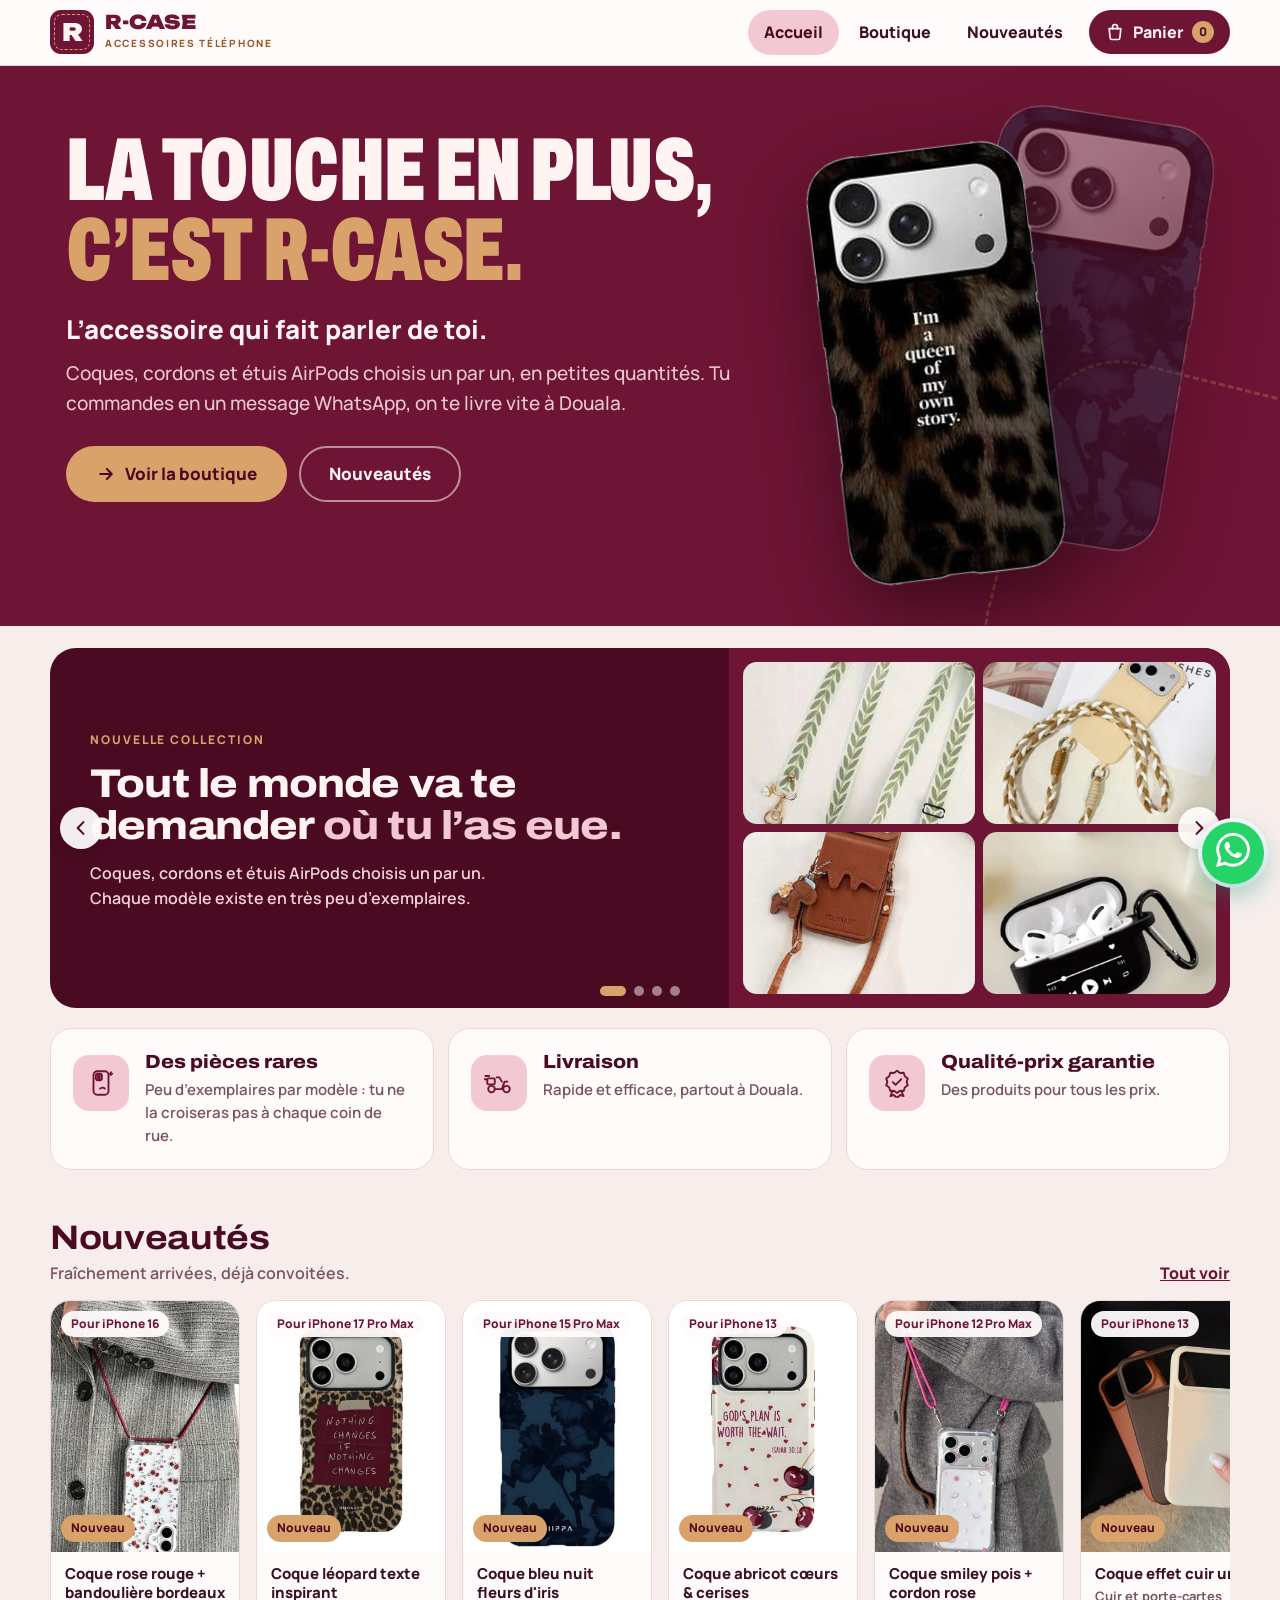
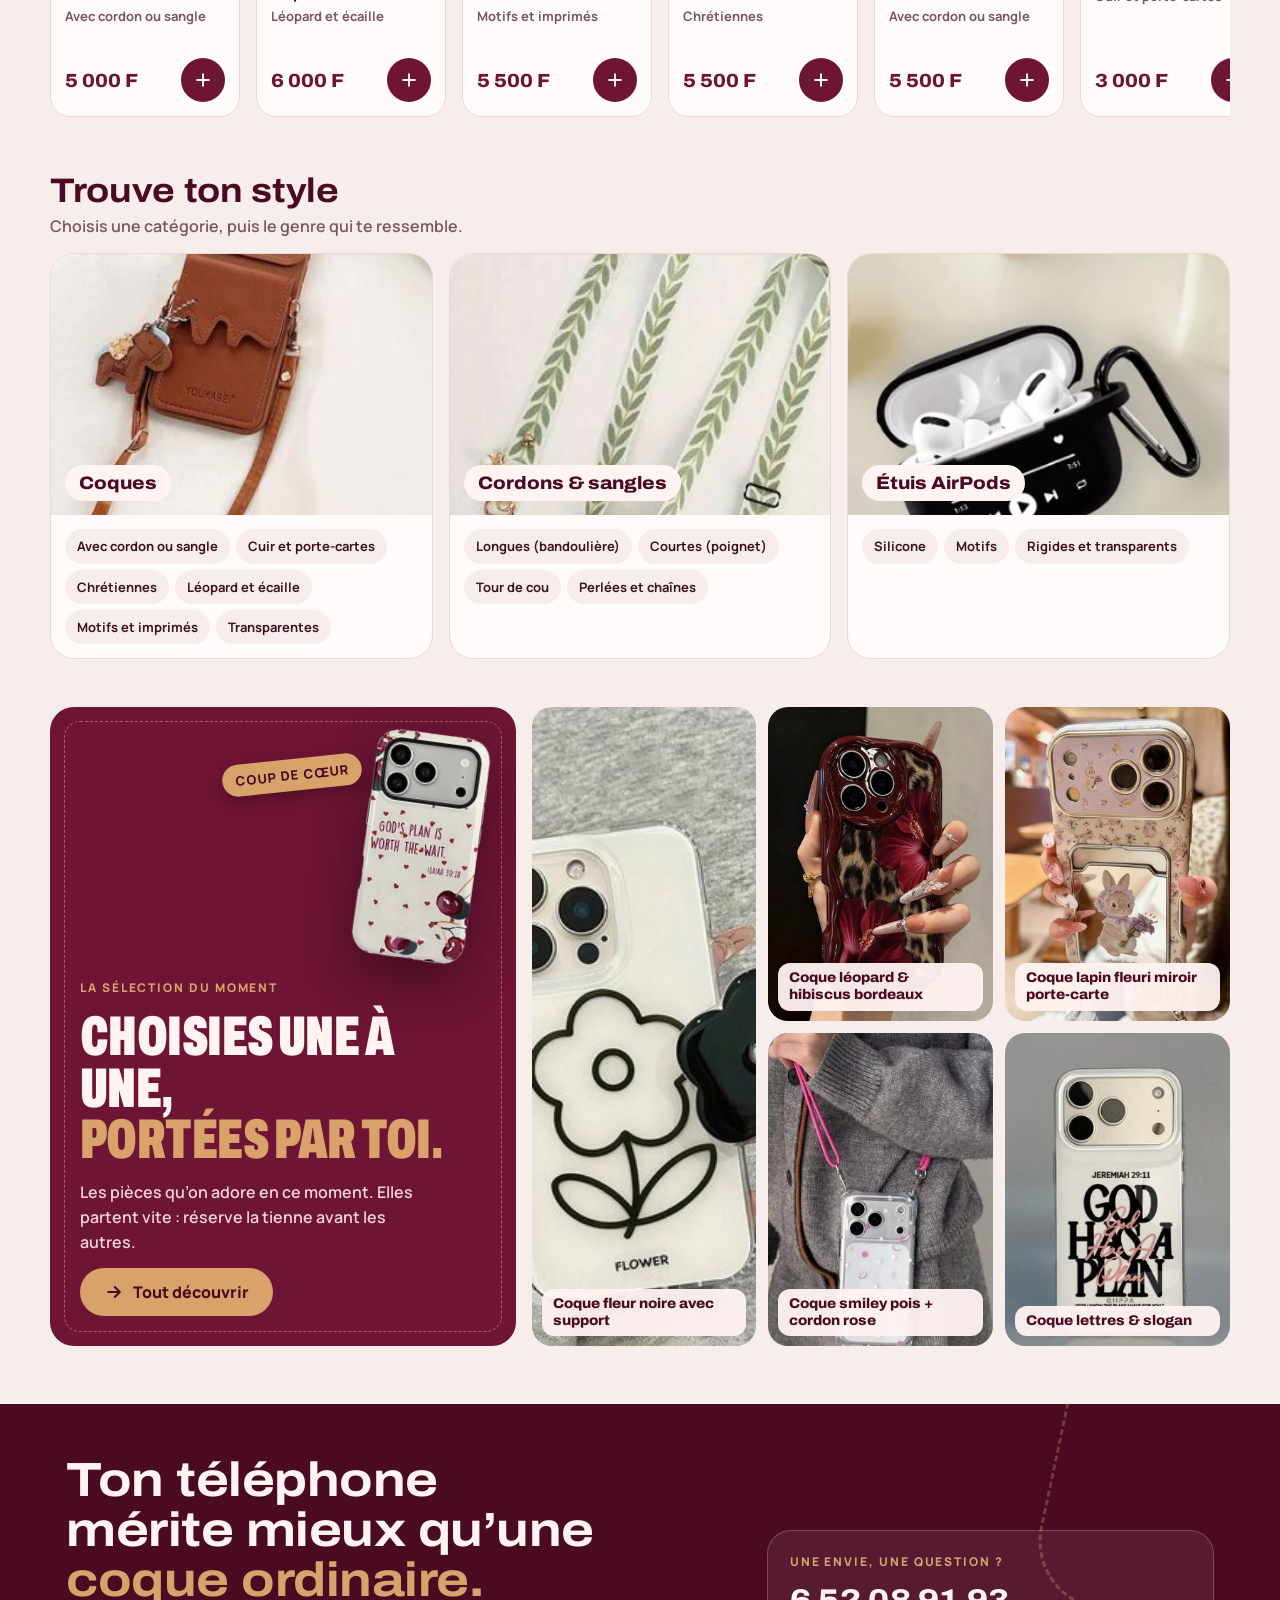
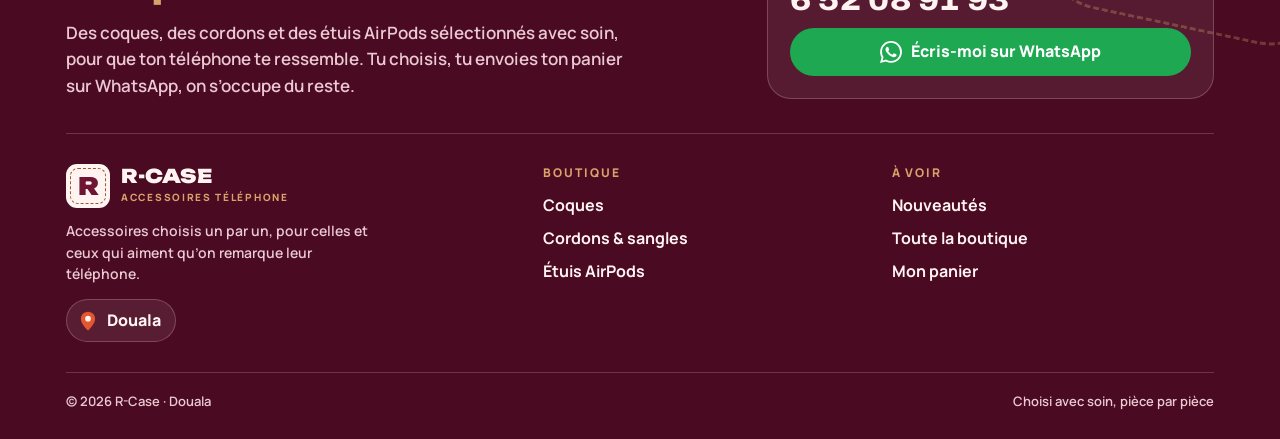
<file: index.html>
<!doctype html>
<html lang="fr">
<head>
<meta charset="utf-8">
<meta name="viewport" content="width=device-width,initial-scale=1,viewport-fit=cover">
<title>R-Case · Coques, cordons et étuis AirPods à Douala</title>
<meta name="description" content="R-Case : coques de téléphone, cordons et étuis AirPods choisis un par un. Commande en un message WhatsApp, livraison rapide à Douala.">
<meta name="theme-color" content="#4A0A22">
<meta property="og:title" content="R-Case · La touche en plus">
<meta property="og:description" content="Coques, cordons et étuis AirPods choisis un par un. Commande sur WhatsApp, livraison à Douala.">
<meta property="og:image" content="assets/img/rcase-partage.png">
<link rel="icon" type="image/png" href="assets/img/rcase-icone.png">
<link rel="apple-touch-icon" href="assets/img/rcase-icone.png">
<link rel="preconnect" href="https://fonts.googleapis.com">
<link rel="preconnect" href="https://fonts.gstatic.com" crossorigin>
<link rel="stylesheet" href="https://fonts.googleapis.com/css2?family=Archivo:wdth,wght@62..125,500..900&family=Unbounded:wght@800;900&family=Manrope:wght@500;600;700;800&display=swap">
<link rel="stylesheet" href="assets/css/site.css">
</head>
<body>
<header class="top g"><div class="w">
  <a class="brand" href="#accueil" aria-label="R-Case, accueil"><span class="tile"><b>R</b></span><span class="brand-t"><b>R-CASE</b><small>Accessoires téléphone</small></span></a>
  <nav class="links" id="navlinks" aria-label="Menu"></nav>
  <button class="burger" type="button" id="burger" aria-label="Ouvrir le menu" aria-expanded="false" aria-controls="mpane"><svg class="ico" viewBox="0 0 24 24" fill="none" stroke="currentColor" stroke-width="2.4" stroke-linecap="round" aria-hidden="true"><path d="M4 7h16M4 12h16M4 17h16"/></svg></button>
  <nav class="mpane" id="mpane" aria-label="Menu mobile" hidden></nav>
  <a class="cartbtn" href="#panier" aria-label="Mon panier"><svg class="ico" viewBox="0 0 24 24" fill="none" stroke="currentColor" stroke-width="2" stroke-linecap="round" stroke-linejoin="round" aria-hidden="true"><path d="M5 8h14l-1.2 11.2a2 2 0 0 1-2 1.8H8.2a2 2 0 0 1-2-1.8L5 8z"/><path d="M9 8V6a3 3 0 0 1 6 0v2"/></svg><span class="lbl">Panier</span><span class="n" id="cartn">0</span></a>
</div></header>
<main id="view"><section class="g"><div class="w"><p class="loading">Chargement de la boutique…</p></div></section></main>
<footer class="foot" id="foot"></footer>
<a class="wa-fab" id="wafab" href="https://wa.me/237652089193" target="_blank" rel="noopener" aria-label="Écrire à R-Case sur WhatsApp"><span class="lbl">Écris-moi sur WhatsApp</span><span id="wafabico"></span></a>
<dialog class="sheet" id="sheet" aria-label="Fiche article"></dialog>
<div class="toast" id="toast" role="status" hidden></div>
<script src="assets/js/config.js"></script>
<script src="assets/js/common.js"></script>
<script src="assets/js/site.js"></script>
</body>
</html>
</file>
<file: assets/css/site.css>
/* R-Case : feuille de style commune (site et espace propriétaire) */
:root{
  --poudre:#F7EEEC; --papier:#FFFBFA; --bordeaux:#6E1434; --profond:#4A0A22; --couture:#D9A26A; --caramel:#9A5A28; --rose:#F2C9D2; --creme:#FFF4F2;
  --encre:#3A1220; --douce:#7A5560; --filet:#EBD8D6; --ok:#1E6B47; --alerte:#A3381F;
  --wa:#25D366; --wa-btn:#1DA851; --wa-btn-h:#178F44;
  --titre:"Archivo","Helvetica Neue",Arial,sans-serif; --marque:"Unbounded","Arial Black",sans-serif; --texte:"Manrope","Helvetica Neue",Arial,sans-serif;
  color-scheme:light;
}
*{box-sizing:border-box}
[hidden]{display:none!important}
html{-webkit-text-size-adjust:100%}
body{margin:0;background:var(--poudre);color:var(--encre);font:16px/1.55 var(--texte);-webkit-font-smoothing:antialiased;overflow-x:hidden;padding-top:env(safe-area-inset-top,0px)}
a{color:inherit}
img{max-width:100%}
button,input,select,textarea{font:inherit;color:inherit}
h1,h2,h3{font-family:var(--titre);font-stretch:112%;letter-spacing:-.01em}
.g{padding-left:max(16px,env(safe-area-inset-left,0px));padding-right:max(16px,env(safe-area-inset-right,0px))}
.w{max-width:1180px;margin:0 auto}
.btn{display:inline-flex;align-items:center;justify-content:center;gap:9px;min-height:48px;padding:0 22px;border-radius:999px;background:transparent;font:800 16px/1.1 var(--texte);text-decoration:none;cursor:pointer;border:2px solid transparent;white-space:nowrap}
.btn-b{background:var(--bordeaux);color:var(--creme)}
.btn-b:hover{background:var(--profond)}
.btn-o{color:var(--bordeaux);border-color:var(--bordeaux)}
.btn-o:hover{background:var(--creme)}
.btn-c{background:var(--creme);color:var(--profond)}
.btn-gold{background:var(--couture);color:var(--profond)}
.btn-gold:hover{background:#E5B07B}
.btn-line{color:var(--creme);border-color:rgba(255,244,242,.55)}
.btn-line:hover{border-color:var(--creme)}
.btn-wa{background:var(--wa-btn);color:#fff}
.btn-wa:hover{background:var(--wa-btn-h)}
.btn-wa svg{width:22px;height:22px;fill:#fff}
.btn-s{min-height:40px;padding:0 15px;font-size:14px}
.btn[disabled]{opacity:.45;cursor:not-allowed}
:focus-visible{outline:3px solid var(--caramel);outline-offset:2px}
.ico{width:20px;height:20px;flex:none}
.hint{color:var(--douce);font-size:13px;font-weight:600;margin:0}
.toast{position:fixed;left:50%;bottom:calc(92px + env(safe-area-inset-bottom,0px));transform:translateX(-50%);z-index:60;background:var(--profond);color:var(--creme);padding:12px 18px;border-radius:999px;font-weight:700;box-shadow:0 8px 24px rgba(58,18,32,.3);max-width:calc(100vw - 32px)}
.toast a{color:var(--couture);font-weight:800;margin-left:8px}

/* En-tête */
header.top{position:sticky;top:0;z-index:30;background:var(--papier);border-bottom:1px solid var(--filet)}
.top .w{display:flex;align-items:center;gap:10px;padding-block:10px}
.brand{display:flex;align-items:center;gap:11px;text-decoration:none;margin-right:auto;min-width:0}
.tile{width:44px;height:44px;border-radius:11px;background:var(--bordeaux);position:relative;display:flex;align-items:center;justify-content:center;flex:none}
.tile::before{content:"";position:absolute;inset:4px;border:1.5px dashed var(--couture);border-radius:8px}
.tile b{font:900 24px/1 var(--marque);color:var(--creme)}
.brand-t b{display:block;font:900 19px/1 var(--marque);color:var(--bordeaux)}
.brand-t small{display:block;margin-top:4px;font-size:10px;font-weight:800;letter-spacing:.17em;text-transform:uppercase;color:var(--caramel)}
nav.links{display:flex;gap:4px}
nav.links a{padding:10px 16px;border-radius:999px;text-decoration:none;font-weight:800}
nav.links a:hover{background:var(--poudre)}
nav.links a[aria-current="page"]{background:var(--rose);color:var(--profond)}
.burger{display:none;width:44px;height:44px;border-radius:999px;border:1.5px solid var(--filet);background:var(--papier);align-items:center;justify-content:center;cursor:pointer}
.mpane{position:absolute;left:12px;right:12px;top:calc(100% + 8px);background:var(--papier);border:1px solid var(--filet);border-radius:20px;box-shadow:0 18px 50px rgba(58,18,32,.18);padding:10px;display:flex;flex-direction:column;z-index:31}
.mpane a{padding:14px 16px;border-radius:14px;text-decoration:none;font:800 18px var(--titre);font-stretch:110%;color:var(--profond)}
.mpane a[aria-current="page"]{background:var(--rose)}
.cartbtn{position:relative;display:inline-flex;align-items:center;gap:8px;min-height:44px;padding:0 16px;border-radius:999px;background:var(--bordeaux);color:var(--creme);font-weight:800;text-decoration:none}
.cartbtn .n{min-width:22px;height:22px;border-radius:999px;background:var(--couture);color:var(--profond);font-size:12px;display:inline-flex;align-items:center;justify-content:center;padding:0 6px}
@media (max-width:720px){nav.links{display:none}.burger{display:inline-flex}.top .w{position:relative}.cartbtn .lbl{display:none}}
@media (max-width:420px){.brand-t small{display:none}}

/* Intro (au-dessus du carrousel) */
.intro{background:var(--profond);color:var(--creme);position:relative;overflow:hidden}
.intro::after{content:"";position:absolute;right:-90px;bottom:-120px;width:360px;height:360px;border-radius:90px;border:3px dashed rgba(217,162,106,.28);transform:rotate(14deg);pointer-events:none}
.intro .w{padding-block:clamp(36px,6vw,64px) clamp(34px,5vw,56px);position:relative;z-index:1}
.intro h1{margin:0;font:900 clamp(46px,9vw,108px)/.9 var(--titre);font-stretch:62%;text-transform:uppercase;letter-spacing:-.005em;text-wrap:balance}
.intro h1 span{display:block;color:var(--couture)}
.intro .lead{margin:22px 0 0;font:800 clamp(19px,2.6vw,26px)/1.25 var(--texte);color:var(--creme)}
.intro p{margin:12px 0 0;max-width:56ch;color:#EBC9D2;font-weight:500;font-size:clamp(16px,2vw,19px);line-height:1.6}
.intro .acts{display:flex;gap:12px;flex-wrap:wrap;margin-top:28px}
.intro .btn{min-height:56px;padding:0 28px;font-size:17px}

/* Carrousel */
.hero{padding-block:22px 6px}
.slides{position:relative;border-radius:26px;overflow:hidden;background:var(--profond)}
.track{display:flex;overflow-x:auto;scroll-snap-type:x mandatory;scrollbar-width:none}
.track::-webkit-scrollbar{display:none}
.slide{flex:0 0 100%;scroll-snap-align:start;height:360px;display:grid;grid-template-columns:1.15fr .85fr;align-items:stretch}
.slide .txt{padding:32px 40px 46px;display:flex;flex-direction:column;justify-content:center;gap:14px;color:var(--creme);min-width:0}
.kick{font-size:12px;font-weight:800;letter-spacing:.16em;text-transform:uppercase;color:var(--couture)}
.slide h2{margin:0;font:800 clamp(26px,3.4vw,40px)/1.05 var(--titre);font-stretch:115%;letter-spacing:-.02em;text-wrap:balance}
.slide h2 em{font-style:normal;color:var(--rose)}
.slide p{margin:0;font-size:16px;font-weight:600;color:#F3D3DB;max-width:42ch}
.slide .pic{position:relative;background:var(--bordeaux);overflow:hidden}
.mosaic{display:grid;grid-template-columns:repeat(2,minmax(0,1fr));grid-template-rows:repeat(2,minmax(0,1fr));gap:8px;padding:14px;height:100%}
.mosaic img{width:100%;height:100%;object-fit:cover;border-radius:14px;display:block;min-height:0}
.slide.show{display:flex;gap:12px;padding:14px 14px 40px;background:var(--profond)}
.shot{position:relative;flex:1 1 0;min-width:0;border-radius:18px;overflow:hidden;background:#fff;text-decoration:none;display:block}
.shot img{width:100%;height:100%;object-fit:cover;display:block;transition:transform .5s ease}
.shot:hover img{transform:scale(1.04)}
.shot .lab{position:absolute;left:10px;right:10px;bottom:10px;background:var(--creme);color:var(--profond);border-radius:12px;padding:8px 12px;font:800 15px/1.2 var(--titre);font-stretch:108%;box-shadow:0 6px 18px rgba(58,18,32,.18)}
.shot .lab small{display:block;font:700 11px var(--texte);color:var(--caramel);letter-spacing:.06em;text-transform:uppercase;margin-bottom:2px}
@media (max-width:760px){
  .slide{grid-template-columns:1fr;height:auto}
  .slide .txt{padding:18px 20px 42px;order:2}
  .slide .pic{order:1;height:150px}
  .mosaic{grid-template-columns:repeat(4,minmax(0,1fr));grid-template-rows:1fr;gap:6px;padding:10px}
  .slide.show{height:400px}
  .slide.show .shot:nth-child(n+2){display:none}
}
@media (min-width:761px) and (max-width:1000px){.slide.show .shot:nth-child(n+3){display:none}}
.dots{position:absolute;left:0;right:0;bottom:12px;display:flex;justify-content:center;gap:8px}
.dots button{width:10px;height:10px;border-radius:999px;border:0;background:rgba(255,244,242,.5);cursor:pointer;padding:0;transition:width .25s}
.dots button[aria-current="true"]{background:var(--couture);width:26px}
.arrow{position:absolute;top:50%;transform:translateY(-50%);width:42px;height:42px;border-radius:999px;border:0;background:rgba(255,251,250,.94);color:var(--profond);cursor:pointer;display:flex;align-items:center;justify-content:center;box-shadow:0 4px 14px rgba(0,0,0,.15)}
.arrow.prev{left:10px}.arrow.next{right:10px}
@media (max-width:760px){.arrow{display:none}}

/* Atouts */
.perks{display:grid;grid-template-columns:repeat(3,minmax(0,1fr));gap:14px;padding-block:20px}
.perk{background:var(--papier);border:1px solid var(--filet);border-radius:22px;padding:22px;display:flex;gap:16px;align-items:flex-start;transition:transform .25s ease, box-shadow .25s ease}
.perk:hover{transform:translateY(-3px);box-shadow:0 12px 28px rgba(58,18,32,.10)}
.perk .ic{width:56px;height:56px;border-radius:16px;background:var(--rose);display:flex;align-items:center;justify-content:center;flex:none;color:var(--bordeaux)}
.perk .ic svg{width:30px;height:30px}
.perk b{display:block;font:800 19px/1.2 var(--titre);font-stretch:110%;color:var(--profond)}
.perk span{display:block;margin-top:4px;color:var(--douce);font-weight:600;font-size:15px}
@media (max-width:860px){.perks{grid-template-columns:1fr}}
@media (prefers-reduced-motion:reduce){.perk,.shot img,.dots button,.card .ph img{transition:none}}

/* Sections */
section.blk{padding-block:24px}
.blk-h{display:flex;align-items:flex-end;justify-content:space-between;gap:12px;margin-bottom:14px;flex-wrap:wrap}
.blk-h h2{margin:0;font-size:clamp(24px,3.2vw,34px);line-height:1.08;color:var(--profond)}
.blk-h p{margin:4px 0 0;color:var(--douce);font-weight:600}
.blk-h a{font-weight:800;color:var(--bordeaux)}
.rail{display:grid;grid-auto-flow:column;grid-auto-columns:minmax(190px,230px);gap:16px;overflow-x:auto;scroll-snap-type:x mandatory;padding-bottom:8px}
.rail>*{scroll-snap-align:start}
.cats{display:grid;grid-template-columns:repeat(3,minmax(0,1fr));gap:16px}
@media (max-width:760px){.cats{grid-template-columns:1fr}}
.catc{background:var(--papier);border:1px solid var(--filet);border-radius:24px;overflow:hidden;display:flex;flex-direction:column;min-width:0}
.catc .im{position:relative;display:block;aspect-ratio:16/11;overflow:hidden;background:var(--bordeaux)}
.catc .im img{width:100%;height:100%;object-fit:cover;display:block;transition:transform .5s}
.catc .im:hover img{transform:scale(1.04)}
.catc .im span{position:absolute;left:14px;bottom:14px;background:var(--creme);color:var(--profond);padding:8px 14px;border-radius:999px;font:800 18px var(--titre);font-stretch:112%}
.catc .subs{display:flex;flex-wrap:wrap;gap:6px;padding:14px}
.subchip{padding:7px 12px;border-radius:999px;background:var(--poudre);text-decoration:none;font-weight:700;font-size:13px}
.subchip:hover{background:var(--rose)}
/* Sélection du moment */
.edito{display:grid;grid-template-columns:1fr 1.5fr;gap:16px;align-items:stretch}
.edito .txtb{background:var(--bordeaux);color:var(--creme);border-radius:24px;padding:30px;display:flex;flex-direction:column;justify-content:flex-end;gap:14px;position:relative;overflow:hidden;min-width:0}
.edito .txtb::before{content:"";position:absolute;inset:14px;border:1.5px dashed rgba(217,162,106,.55);border-radius:16px;pointer-events:none}
.edito .txtb h2{margin:0;font:900 clamp(34px,4.6vw,56px)/.92 var(--titre);font-stretch:62%;text-transform:uppercase}
.edito .txtb h2 span{color:var(--couture);display:block}
.edito .txtb p{margin:0;color:#F3D3DB;font-weight:600;max-width:34ch;position:relative}
.edito .txtb .btn{align-self:flex-start;position:relative}
.wall{display:grid;grid-template-columns:repeat(3,minmax(0,1fr));grid-template-rows:repeat(2,minmax(0,1fr));gap:12px;min-height:440px}
.wall a{position:relative;border-radius:20px;overflow:hidden;background:#fff;display:block;min-height:0}
.wall a:first-child{grid-row:span 2}
.wall img{width:100%;height:100%;object-fit:cover;display:block;transition:transform .5s}
.wall a:hover img{transform:scale(1.04)}
.wall span{position:absolute;left:10px;bottom:10px;right:10px;background:rgba(255,244,242,.95);color:var(--profond);border-radius:12px;padding:7px 11px;font:800 14px/1.2 var(--titre);font-stretch:106%}
@media (max-width:860px){.edito{grid-template-columns:1fr}.wall{min-height:0;grid-template-rows:none;grid-auto-rows:180px}.wall a:first-child{grid-row:span 2}}
@media (max-width:480px){.wall{grid-template-columns:repeat(2,minmax(0,1fr));grid-auto-rows:170px}.wall a:nth-child(n+6){display:none}}

/* Boutique */
.shop-h{padding-block:30px 6px}
.shop-h h1{margin:0;font:900 clamp(44px,7vw,80px)/.9 var(--titre);font-stretch:62%;text-transform:uppercase;color:var(--profond)}
.shop-h p{margin:14px 0 0;color:var(--douce);font-weight:600;font-size:clamp(16px,2vw,19px);max-width:60ch}
.tools{position:sticky;top:65px;z-index:20;background:var(--poudre);padding-block:12px;display:flex;flex-wrap:wrap;gap:10px;align-items:center}
.filters{display:flex;gap:8px;flex-wrap:wrap;align-items:center;flex:1 1 auto}
.fbtn{display:inline-flex;align-items:center;gap:6px;min-height:42px;padding:0 15px;border-radius:999px;border:1.5px solid var(--filet);background:var(--papier);font:800 14px var(--texte);cursor:pointer;white-space:nowrap}
.fbtn[aria-pressed="true"],.fbtn.on{background:var(--bordeaux);border-color:var(--bordeaux);color:var(--creme)}
.fbtn .chev{width:16px;height:16px;transition:transform .2s}
.fbtn[aria-expanded="true"] .chev{transform:rotate(180deg)}
.dd{position:relative}
.ddm{position:absolute;left:0;top:calc(100% + 6px);min-width:230px;background:var(--papier);border:1px solid var(--filet);border-radius:16px;box-shadow:0 14px 40px rgba(58,18,32,.16);padding:6px;z-index:25;display:flex;flex-direction:column}
.ddm button{text-align:left;border:0;background:none;padding:10px 12px;border-radius:10px;font-weight:700;cursor:pointer}
.ddm button:hover,.ddm button[aria-current="true"]{background:var(--rose);color:var(--profond)}
.ddm button:first-child{font-weight:800}
.field{min-height:44px;border-radius:999px;border:1.5px solid var(--filet);background:var(--papier);padding:0 16px;font-weight:600;width:100%}
.search{flex:0 1 280px}
@media (max-width:720px){.search{flex:1 1 100%}.filters{flex-wrap:nowrap;overflow-x:auto;scrollbar-width:none;padding-bottom:2px}.filters::-webkit-scrollbar{display:none}.dd{position:static}.ddm{left:16px;right:16px;top:auto;margin-top:6px}}
.active-f{font-weight:700;color:var(--douce);font-size:14px;width:100%}
.active-f b{color:var(--profond)}
.grid{display:grid;grid-template-columns:repeat(auto-fill,minmax(min(100%,220px),1fr));gap:18px;padding-block:6px 36px}
@media (max-width:520px){.grid{grid-template-columns:repeat(2,minmax(0,1fr));gap:12px}}
.card{background:var(--papier);border-radius:20px;overflow:hidden;display:flex;flex-direction:column;border:1px solid var(--filet);min-width:0}
.card .ph{position:relative;aspect-ratio:3/4;background:#fff;display:block;max-width:100%;overflow:hidden}
.card .ph img{width:100%;height:100%;object-fit:cover;display:block;transition:transform .5s}
.card .ph:hover img{transform:scale(1.04)}
.tag{position:absolute;top:10px;left:10px;background:rgba(255,251,250,.95);color:var(--bordeaux);font-weight:800;font-size:12px;padding:4px 10px;border-radius:999px;max-width:calc(100% - 20px);overflow:hidden;text-overflow:ellipsis;white-space:nowrap}
.flag{position:absolute;bottom:10px;left:10px;font-weight:800;font-size:12px;padding:4px 10px;border-radius:999px}
.flag.new{background:var(--couture);color:var(--profond)}
.flag.few{background:var(--bordeaux);color:var(--creme)}
.flag.res{background:var(--profond);color:var(--rose)}
.flag.promo{background:var(--alerte);color:#fff}
.card.out .ph img{filter:grayscale(1) opacity(.55)}
.card.out .ph::after{content:"Vendu";position:absolute;left:0;right:0;top:44%;text-align:center;font:900 22px var(--marque);color:var(--profond);letter-spacing:.06em;text-transform:uppercase}
.card .bd{padding:12px 14px 14px;display:flex;flex-direction:column;gap:3px;flex:1;min-width:0}
.card .nm{font-weight:800;font-size:15px;line-height:1.3;text-decoration:none}
.card .md{font-size:13px;font-weight:700;color:var(--douce)}
.card .row{margin-top:auto;padding-top:10px;display:flex;align-items:center;justify-content:space-between;gap:8px}
.price{font:800 19px var(--titre);font-stretch:108%;color:var(--bordeaux);font-variant-numeric:tabular-nums;white-space:nowrap}
.price s{display:block;font:600 13px var(--texte);color:var(--douce)}
.price.promo{color:var(--alerte)}
.card.out .price{color:var(--douce);text-decoration:line-through}
.add{width:44px;height:44px;border-radius:999px;border:0;background:var(--bordeaux);color:var(--creme);cursor:pointer;display:inline-flex;align-items:center;justify-content:center;flex:none}
.add:hover{background:var(--profond)}
.add.done,.add.in{background:var(--ok)}
.add.in:hover{background:var(--ok)}
.qty button.max{opacity:.3;cursor:not-allowed}
.uniq{display:inline-flex;align-items:center;height:34px;padding:0 14px;border-radius:999px;background:var(--rose-pale,#F7E3E8);color:var(--bordeaux);font-weight:800;font-size:13px}
.empty{grid-column:1/-1;text-align:center;padding:48px 16px;color:var(--douce);font-weight:700}
.loading{grid-column:1/-1;text-align:center;padding:60px 16px;color:var(--douce);font-weight:700}

/* Fiche article */
dialog.sheet{border:0;padding:0;border-radius:26px;max-width:min(920px,calc(100vw - 24px));width:100%;background:var(--papier);color:var(--encre);max-height:calc(100vh - 24px)}
dialog.sheet::backdrop{background:rgba(58,18,32,.55)}
.sheet-in{display:grid;grid-template-columns:1fr 1fr}
.sheet-in .big{background:#fff;max-width:100%}
.sheet-in .big img{width:100%;height:100%;object-fit:cover;display:block;aspect-ratio:3/4}
.sheet-in .info{padding:28px;display:flex;flex-direction:column;gap:14px;min-width:0}
.sheet-in h2{margin:0;font-size:28px;line-height:1.1;color:var(--profond)}
.sheet-in .md{font-weight:800;color:var(--caramel)}
.sheet-in .price{font-size:30px}
.qty{display:inline-flex;align-items:center;border:1.5px solid var(--filet);border-radius:999px;background:#fff}
.qty button{width:42px;height:42px;border:0;background:none;font:800 20px var(--titre);cursor:pointer;color:var(--bordeaux)}
.qty span{min-width:32px;text-align:center;font-weight:800}
.x{position:absolute;top:12px;right:12px;width:44px;height:44px;border-radius:999px;border:0;background:var(--papier);color:var(--profond);cursor:pointer;font:800 22px var(--titre);box-shadow:0 2px 10px rgba(58,18,32,.15);z-index:2}
@media (max-width:720px){.sheet-in{grid-template-columns:1fr}.sheet-in .big img{aspect-ratio:1}.sheet-in .info{padding:20px}}

/* Panier */
.cart{display:grid;grid-template-columns:1.4fr 1fr;gap:22px;padding-block:28px 40px;align-items:start}
@media (max-width:860px){.cart{grid-template-columns:1fr}}
.panel{background:var(--papier);border:1px solid var(--filet);border-radius:22px;padding:20px;min-width:0}
.panel h2{margin:0 0 12px;font-size:24px;color:var(--profond)}
.line{display:grid;grid-template-columns:72px 1fr auto;gap:14px;align-items:center;padding-block:12px;border-bottom:1px solid var(--filet)}
.line:last-child{border-bottom:0}
.line img{width:72px;height:96px;object-fit:cover;border-radius:12px;background:#fff;display:block}
.line .nm{font-weight:800}
.line .md{font-size:13px;color:var(--douce);font-weight:700}
.line .rm{background:none;border:0;color:var(--alerte);font-weight:800;cursor:pointer;padding:6px 0;text-decoration:underline}
@media (max-width:420px){.line{grid-template-columns:60px 1fr}.line>.price{grid-column:2}.line img{width:60px;height:80px}}
.sum{display:flex;justify-content:space-between;align-items:baseline;padding-block:10px;border-top:2px dashed var(--filet);margin-top:8px}
.sum b{font:800 28px var(--titre);font-stretch:110%;color:var(--bordeaux)}
.form{display:flex;flex-direction:column;gap:12px}
.form label{display:flex;flex-direction:column;gap:6px;font-weight:800;font-size:14px}
.form input,.form select,.form textarea{min-height:46px;border-radius:12px;border:1.5px solid var(--filet);background:#fff;padding:10px 14px;font-weight:600;width:100%}
.opt{display:flex!important;flex-direction:row!important;gap:10px;align-items:flex-start;padding:12px 14px;border:1.5px solid var(--filet);border-radius:14px;background:#fff;cursor:pointer;font-weight:600}
.opt input{min-height:0!important;width:20px!important;height:20px;accent-color:var(--bordeaux);margin-top:2px;flex:none}
.opt b{display:block}
.opt small{color:var(--douce);font-weight:600}
.done-box{background:var(--rose);border-radius:18px;padding:16px;color:var(--profond);font-weight:700}

/* Pied de page */
footer.foot{background:var(--profond);color:var(--creme);margin-top:34px;position:relative;overflow:hidden}
footer.foot::before{content:"";position:absolute;right:-80px;top:-80px;width:300px;height:300px;border-radius:70px;border:3px dashed rgba(217,162,106,.3);transform:rotate(12deg)}
.foot .w{padding-block:52px 28px;position:relative}
.foot-hero{display:grid;grid-template-columns:1.2fr .8fr;gap:30px;align-items:end;padding-bottom:34px;border-bottom:1px solid rgba(242,201,210,.22)}
.foot-hero h2{margin:0;font-size:clamp(28px,4.4vw,48px);line-height:1.04;font-stretch:115%;color:var(--creme);text-wrap:balance}
.foot-hero h2 em{font-style:normal;color:var(--couture)}
.foot-hero p{margin:14px 0 0;color:#EBC9D2;font-weight:600;font-size:17px;max-width:52ch}
.foot-cta{background:rgba(255,244,242,.07);border:1px solid rgba(242,201,210,.25);border-radius:24px;padding:22px;display:flex;flex-direction:column;gap:12px}
.foot-cta small{font-weight:800;font-size:12px;letter-spacing:.16em;text-transform:uppercase;color:var(--couture)}
.foot-cta .tel{font:800 30px var(--titre);font-stretch:112%;letter-spacing:.01em;user-select:all}
@media (max-width:820px){.foot-hero{grid-template-columns:1fr}}
.foot-cols{display:grid;grid-template-columns:1.4fr 1fr 1fr;gap:26px;padding-top:30px}
@media (max-width:720px){.foot-cols{grid-template-columns:1fr 1fr}.foot-cols>div:first-child{grid-column:1/-1}}
.foot .tile{background:var(--creme)}
.foot .tile b{color:var(--bordeaux)}
.foot .tile::before{border-color:var(--caramel)}
.foot .brand-t b{color:var(--creme)}
.foot .brand-t small{display:block;color:var(--couture)}
.foot-cols p{color:#EBC9D2;font-weight:600;margin:12px 0 0;font-size:14px;max-width:34ch}
.loc{display:inline-flex;align-items:center;gap:8px;margin-top:14px;padding:8px 14px 8px 10px;border-radius:999px;background:rgba(255,244,242,.08);border:1px solid rgba(242,201,210,.25);font-weight:800}
.loc svg{width:22px;height:22px}
.foot h3{margin:0 0 12px;font:800 12px var(--texte);letter-spacing:.16em;text-transform:uppercase;color:var(--couture)}
.foot ul{list-style:none;margin:0;padding:0;display:flex;flex-direction:column;gap:8px}
.foot ul a{text-decoration:none;font-weight:700;color:var(--creme)}
.foot ul a:hover{color:var(--rose)}
.foot-bot{margin-top:30px;padding-top:18px;border-top:1px solid rgba(242,201,210,.22);display:flex;justify-content:space-between;gap:12px;flex-wrap:wrap;font-size:13px;color:#EBC9D2;font-weight:600}
.wa-fab{position:fixed;right:max(16px,env(safe-area-inset-right,0px));bottom:calc(16px + env(safe-area-inset-bottom,0px));z-index:40;width:62px;height:62px;border-radius:999px;background:var(--wa);display:flex;align-items:center;justify-content:center;box-shadow:0 10px 26px rgba(18,140,126,.4),0 0 0 4px #fff}
.wa-fab svg{width:34px;height:34px;fill:#fff}
.wa-fab .lbl{position:absolute;right:74px;white-space:nowrap;background:var(--profond);color:var(--creme);font-weight:800;font-size:14px;padding:8px 14px;border-radius:999px;opacity:0;transform:translateX(6px);transition:opacity .2s,transform .2s;pointer-events:none}
.wa-fab:hover .lbl,.wa-fab:focus-visible .lbl{opacity:1;transform:none}
@media (prefers-reduced-motion:no-preference){.wa-fab{animation:pop .5s ease-out .6s both}@keyframes pop{from{transform:scale(.6);opacity:0}to{transform:none;opacity:1}}}

/* Espace propriétaire */
.own{padding-block:26px 80px}
.own h1{margin:0;font-size:clamp(28px,3.6vw,40px);color:var(--profond)}
.lock{max-width:440px;margin:40px auto}
.tabs{display:flex;gap:6px;overflow-x:auto;scrollbar-width:none;margin:18px 0;padding-bottom:2px}
.tabs button{flex:none;min-height:42px;padding:0 16px;border-radius:999px;border:1.5px solid var(--filet);background:var(--papier);font-weight:800;cursor:pointer}
.tabs button[aria-selected="true"]{background:var(--profond);border-color:var(--profond);color:var(--creme)}
.kpis{display:grid;grid-template-columns:repeat(auto-fit,minmax(min(100%,180px),1fr));gap:12px;margin-bottom:18px}
.kpi{background:var(--papier);border:1px solid var(--filet);border-radius:18px;padding:16px}
.kpi span{display:block;font-size:12px;font-weight:800;letter-spacing:.08em;text-transform:uppercase;color:var(--douce)}
.kpi b{display:block;margin-top:6px;font:800 24px var(--titre);font-stretch:108%;color:var(--profond);font-variant-numeric:tabular-nums}
.kpi small{display:block;margin-top:4px;color:var(--douce);font-weight:600}
.kpi.main{background:var(--bordeaux);border-color:var(--bordeaux)}
.kpi.main span,.kpi.main small{color:#F3D3DB}
.kpi.main b{color:var(--creme)}
.kpi.good b{color:var(--ok)}
.kpi.bad b{color:var(--alerte)}
.tw{overflow-x:auto;background:var(--papier);border:1px solid var(--filet);border-radius:18px}
table.t{border-collapse:collapse;width:100%;font-size:14px;min-width:640px}
.t th,.t td{padding:10px 12px;border-bottom:1px solid var(--filet);text-align:left;vertical-align:middle}
.t th{font-size:11px;letter-spacing:.08em;text-transform:uppercase;color:var(--douce);background:var(--poudre);white-space:nowrap}
.t td.r,.t th.r{text-align:right;font-variant-numeric:tabular-nums;white-space:nowrap}
.t tbody tr:last-child td{border-bottom:0}
.t tr.first td{border-top:2px solid var(--filet)}
.t select,.t input{min-height:36px;border-radius:10px;border:1.5px solid var(--filet);background:#fff;padding:0 8px;font:700 13px var(--texte);max-width:160px}
.t .num{font:800 14px var(--titre);font-stretch:108%;color:var(--profond);white-space:nowrap}
.t .ref{display:block;font-size:11px;color:var(--douce);font-weight:700}
.t img{width:40px;height:52px;object-fit:cover;border-radius:8px;display:block}
.bar{height:8px;border-radius:999px;background:var(--rose);margin-top:5px;overflow:hidden}
.bar i{display:block;height:100%;background:var(--bordeaux)}
tr.cancel td{opacity:.55}
.ilist{display:flex;flex-direction:column;gap:12px}
.irow{background:var(--papier);border:1px solid var(--filet);border-radius:18px;padding:12px;display:grid;grid-template-columns:84px 1fr;gap:14px}
.irow .thumb{position:relative;width:84px;height:112px;border-radius:12px;overflow:hidden;background:#fff}
.irow .thumb img{width:100%;height:100%;object-fit:cover}
.irow .thumb label{position:absolute;inset:auto 0 0;background:rgba(74,10,34,.85);color:var(--creme);font-size:11px;font-weight:800;text-align:center;padding:4px;cursor:pointer}
.irow .thumb input{position:absolute;width:1px;height:1px;opacity:0}
@media (max-width:480px){.irow{grid-template-columns:1fr}.irow .thumb{width:100%;height:180px}}
.ifields{display:grid;grid-template-columns:repeat(auto-fit,minmax(min(100%,140px),1fr));gap:8px 10px;min-width:0}
.ifields label{display:flex;flex-direction:column;gap:3px;font-size:11px;font-weight:800;letter-spacing:.06em;text-transform:uppercase;color:var(--douce);min-width:0}
.ifields input,.ifields select,.ifields textarea{min-height:38px;border-radius:10px;border:1.5px solid var(--filet);background:#fff;padding:0 10px;font:700 14px var(--texte);color:var(--encre);text-transform:none;letter-spacing:0;width:100%}
.ifields .wide{grid-column:1/-1}
.ifields .priv input{background:#FFF7EE;border-color:#EBCFAE}
.ifields .pro input{background:#FDECEA;border-color:#F0BDB4}
.iacts{grid-column:1/-1;display:flex;gap:8px;flex-wrap:wrap;align-items:center;justify-content:space-between;font-size:13px;font-weight:700;color:var(--douce)}
.chk{display:inline-flex;align-items:center;gap:6px;font-weight:800;color:var(--encre);cursor:pointer}
.chk input{width:18px;height:18px;accent-color:var(--bordeaux)}
.linkbtn{background:none;border:0;color:var(--alerte);font-weight:800;cursor:pointer;text-decoration:underline;padding:6px}
.status-dot{position:fixed;left:50%;transform:translateX(-50%);bottom:calc(16px + env(safe-area-inset-bottom,0px));z-index:50;background:var(--profond);color:var(--creme);font-weight:800;font-size:13px;padding:8px 14px;border-radius:999px}
.note{background:#FFF7EE;border:1px solid #EBCFAE;border-radius:14px;padding:12px 14px;font-size:14px;font-weight:600;color:#5A3A1A}
.two{display:grid;grid-template-columns:1fr 1fr;gap:16px}
@media (max-width:760px){.two{grid-template-columns:1fr}}
.sp{display:flex;flex-direction:column;gap:16px}
.subed{display:flex;flex-direction:column;gap:8px;margin-top:8px}
.subed div{display:flex;gap:8px;align-items:center}
.subed input{flex:1;min-height:38px;border-radius:10px;border:1.5px solid var(--filet);background:#fff;padding:0 10px;font-weight:700}
.chips{display:flex;gap:8px;overflow-x:auto;scrollbar-width:none;max-width:100%}
.chip{flex:none;min-height:40px;padding:0 15px;border-radius:999px;border:1.5px solid var(--filet);background:var(--papier);font:800 14px var(--texte);cursor:pointer}
.chip[aria-pressed="true"]{background:var(--bordeaux);border-color:var(--bordeaux);color:var(--creme)}

/* Accueil : coques détourées sur le bandeau */
.intro .w{min-height:clamp(380px,46vw,560px)}
.intro .lead,.intro p,.intro .acts{position:relative;z-index:2;max-width:min(760px,60%)}
.intro h1{position:relative;z-index:2}
.intro-pics{position:absolute;right:clamp(0px,3vw,40px);top:50%;transform:translateY(-50%);width:clamp(300px,34vw,460px);height:clamp(340px,40vw,520px);z-index:1;pointer-events:none}
.intro-pics img{position:absolute;height:100%;width:auto;filter:drop-shadow(0 30px 40px rgba(0,0,0,.45))}
.intro-pics .c2{right:0;top:-4%;transform:rotate(9deg);opacity:.55}
.intro-pics .c1{left:4%;top:4%;transform:rotate(-7deg)}
@media (max-width:860px){
  .intro .w{min-height:0}
  .intro .lead,.intro p,.intro .acts{max-width:none}
  .intro-pics{right:-60px;top:24px;transform:none;width:230px;height:280px;opacity:.32}
}
/* Carrousel : les coques ressortent */
.slide.show{background:radial-gradient(120% 90% at 50% 100%,#7A1C3E 0%,var(--profond) 70%);padding:22px 22px 44px;gap:18px;align-items:center}
.shot{height:100%;border:5px solid var(--creme);border-radius:20px;box-shadow:0 18px 34px rgba(0,0,0,.4)}
.slide.show .shot:nth-child(2){height:106%;z-index:1}
.shot img{object-position:center 40%}
/* Sélection du moment : image en haut du bloc */
.edito .txtb{justify-content:space-between}
.edpic{position:relative;align-self:flex-end;height:230px;width:200px;margin:-6px 6px 4px 0}
.edpic img{height:100%;width:auto;display:block;margin-left:auto;transform:rotate(8deg);filter:drop-shadow(0 22px 26px rgba(0,0,0,.4))}
.edpic span{position:absolute;left:-58px;top:28px;background:var(--couture);color:var(--profond);font:800 13px var(--texte);letter-spacing:.08em;text-transform:uppercase;padding:7px 13px;border-radius:999px;transform:rotate(-6deg);box-shadow:0 6px 14px rgba(0,0,0,.25)}
@media (max-width:860px){.edpic{height:190px;width:170px}}
@media (min-width:861px){
  .intro h1{max-width:64%;font-size:clamp(52px,7vw,92px)}
  .intro-pics{width:clamp(280px,30vw,400px);height:clamp(320px,34vw,440px)}
  .intro-pics .c2{opacity:.45}
}
/* Carrousel : coques entières, format portrait */
.slide.show{justify-content:center;padding:20px 20px 42px}
.slide.show .shot{flex:0 0 auto;height:100%;aspect-ratio:3/4;width:auto}
.slide.show .shot:nth-child(2),.slide.show .shot:nth-child(3){height:100%}
.slide.show .shot:nth-child(even){transform:translateY(-6px) rotate(1.2deg)}
.slide.show .shot:nth-child(odd){transform:rotate(-1.2deg)}
.shot img{object-position:center}
@media (max-width:760px){.slide.show{height:330px}.slide.show .shot:nth-child(2){display:block}.slide.show .shot:nth-child(n+3){display:none}}
@media (min-width:761px) and (max-width:1000px){.slide.show .shot:nth-child(3){display:block}.slide.show .shot:nth-child(n+4){display:none}}
@media (max-width:760px){.slide.show{height:auto;gap:12px;padding:16px 16px 40px;align-items:center}.slide.show .shot:nth-child(n){height:auto;width:calc(50% - 6px)}}

/* Bandeau d'accueil : bordeaux plus clair */
.intro{background:var(--bordeaux)}
/* Carrousel : une coque par diapositive */
.slide.one{position:relative;display:flex;align-items:center;justify-content:center;overflow:hidden;background:var(--profond);text-decoration:none;padding:22px 22px 44px}
.slide.one{background:var(--bordeaux)}.slide.one .bgi{position:absolute;inset:-30px;background-size:cover;background-position:center;filter:blur(30px) saturate(1.2);opacity:.35;mix-blend-mode:luminosity;transform:scale(1.1)}
.slide.one .shot{position:relative;flex:0 0 auto;height:100%;aspect-ratio:3/4;width:auto;border:5px solid var(--creme);border-radius:22px;box-shadow:0 22px 44px rgba(0,0,0,.45);transform:rotate(-2deg);overflow:hidden;background:#fff}
.slide.one .shot img{width:100%;height:100%;object-fit:cover;display:block;transition:transform .5s ease}
.slide.one:hover .shot img{transform:scale(1.04)}
@media (max-width:760px){.slide.one{height:auto;align-self:stretch;min-height:330px;padding:18px 18px 42px}.slide.one .shot{height:270px}}

.fit{margin:0;display:flex;flex-direction:column;gap:4px;background:var(--poudre);border:1.5px dashed var(--couture);border-radius:14px;padding:12px 14px}
.fit b{font:800 18px var(--titre);font-stretch:108%;color:var(--profond)}
.fit span{font-size:14px;font-weight:600;color:var(--douce);line-height:1.45}

/* Stabilité et animations douces */
html{overflow-x:clip}
body{overflow-x:clip}
main#view{min-height:70vh}
.loading{min-height:60vh;display:flex;align-items:center;justify-content:center}
#view.enter{animation:vueIn .45s ease-out both}
@keyframes vueIn{from{opacity:0;transform:translateY(8px)}to{opacity:1;transform:none}}
.rv{opacity:0;transform:translateY(22px);transition:opacity .6s ease,transform .6s cubic-bezier(.2,.7,.2,1)}
.rv.vu{opacity:1;transform:none}
.intro h1 span{animation:monte .7s .1s cubic-bezier(.2,.7,.2,1) both}
.intro-pics .c1{animation:flotte 6s ease-in-out infinite}
.intro-pics .c2{animation:flotte2 7s ease-in-out infinite}
@keyframes monte{from{opacity:0;transform:translateY(18px)}to{opacity:1;transform:none}}
@keyframes flotte{0%,100%{transform:rotate(-7deg) translateY(0)}50%{transform:rotate(-5deg) translateY(-10px)}}
@keyframes flotte2{0%,100%{transform:rotate(9deg) translateY(0)}50%{transform:rotate(11deg) translateY(8px)}}
.card{transition:transform .25s ease,box-shadow .25s ease}
@media (hover:hover){.card:hover{transform:translateY(-4px);box-shadow:0 16px 30px rgba(74,10,34,.14)}}
@media (prefers-reduced-motion:reduce){#view.enter,.intro h1 span,.intro-pics img{animation:none}.rv{opacity:1;transform:none;transition:none}.card{transition:none}}

.bilan{margin-bottom:16px}
.bl{display:flex;justify-content:space-between;align-items:baseline;gap:14px;padding:10px 0;border-bottom:1px dashed var(--filet)}
.bl span{color:var(--douce);font-weight:700;font-size:15px}
.bl b{font:800 18px var(--titre);color:var(--profond);font-variant-numeric:tabular-nums;text-align:right;white-space:nowrap}
.bl b small{font:700 13px var(--corps,inherit);color:var(--douce)}
.bl.sub{border-bottom:2px solid var(--filet)}
.bl.sub span{color:var(--encre)}
.bl.big b{font-size:26px}
.bl.good b{color:var(--ok)}.bl.bad b{color:var(--alerte)}
@media (max-width:560px){.bl{flex-direction:column;gap:2px}.bl b{text-align:left;white-space:normal}}

.sr{position:absolute;width:1px;height:1px;overflow:hidden;clip:rect(0 0 0 0)}
.spick{display:grid;gap:8px;margin-top:10px}
.spi{display:flex;align-items:center;gap:12px;text-align:left;background:var(--papier,#fff);border:1.5px solid var(--filet);border-radius:14px;padding:8px 12px 8px 8px;cursor:pointer;font:inherit;color:inherit}
.spi:hover{border-color:var(--bordeaux)}
.spi img,.sline img{width:52px;height:52px;border-radius:10px;object-fit:cover;flex:none;background:#eee}
.spi span,.sline span:not(.qty){flex:1;min-width:0;display:flex;flex-direction:column}
.spi b,.sline b{font-size:15px;white-space:nowrap;overflow:hidden;text-overflow:ellipsis}
.spi small,.sline small{color:var(--douce);font-weight:600;font-size:13px}
.spi em{font-style:normal;font-weight:900;font-size:24px;color:var(--bordeaux);width:34px;height:34px;border-radius:50%;display:flex;align-items:center;justify-content:center;background:var(--rose-pale,#F7E3E8)}
.slines{display:grid;gap:8px;margin-top:14px}
.sline{display:flex;align-items:center;gap:12px;background:var(--rose-pale,#F7E3E8);border-radius:14px;padding:8px 12px 8px 8px;flex-wrap:wrap}
</file>
